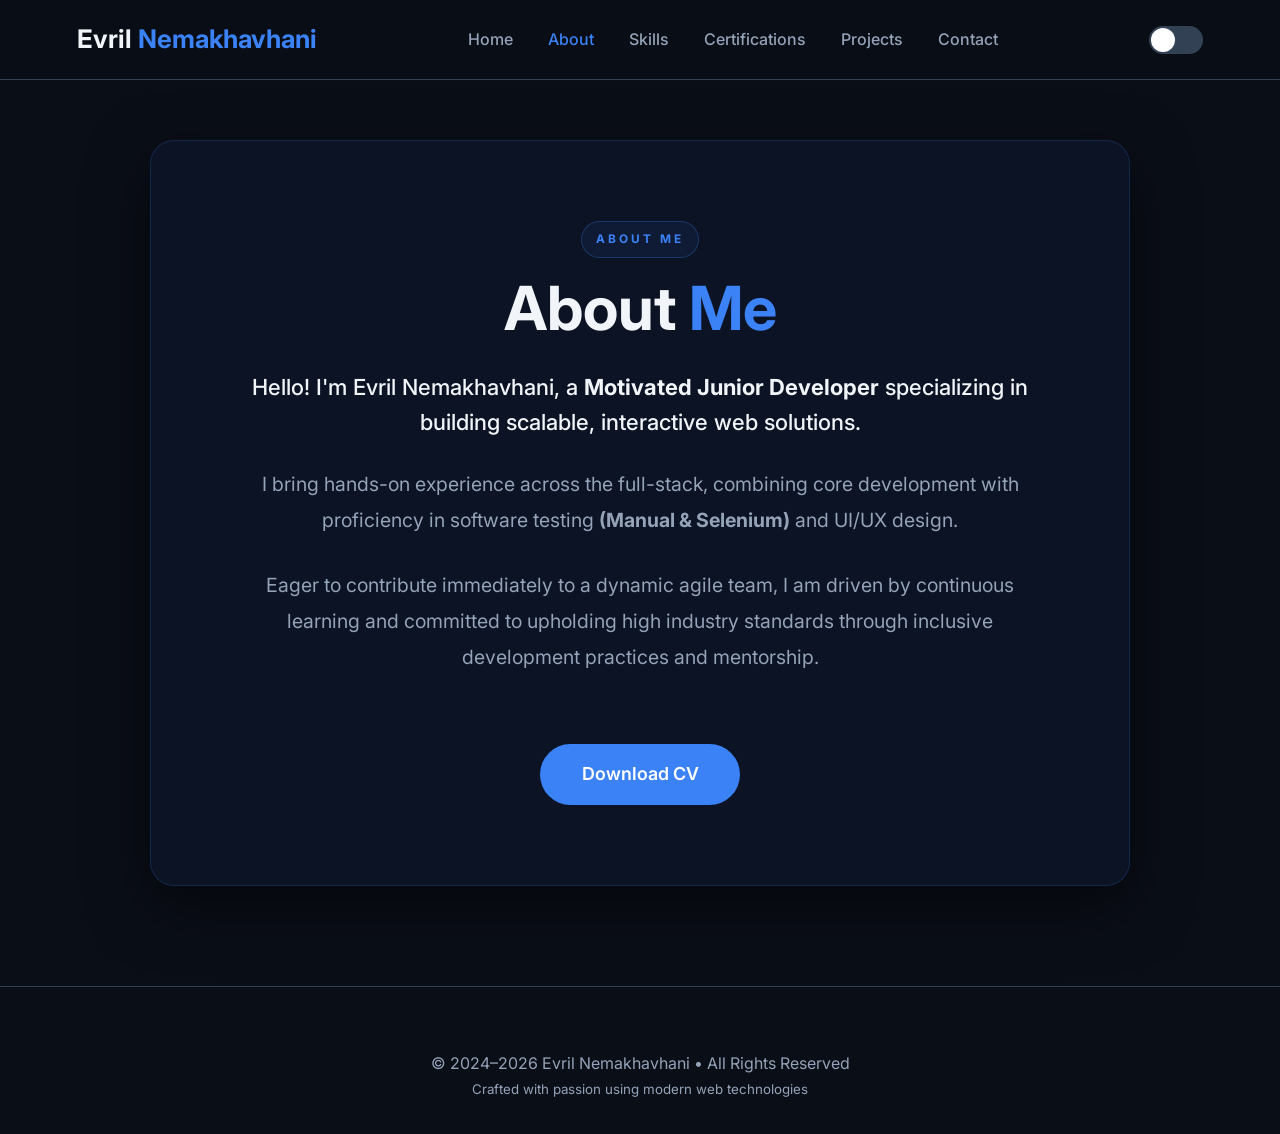
<file: about.html>
<!DOCTYPE html>
<html lang="en">
<head>
  <meta charset="UTF-8" />
  <meta name="viewport" content="width=device-width, initial-scale=1.0"/>
  <title>About Me | Evril Nemakhavhani</title>
  <link rel="preconnect" href="https://fonts.googleapis.com">
  <link rel="preconnect" href="https://fonts.gstatic.com" crossorigin>
  <link href="https://fonts.googleapis.com/css2?family=Inter:wght@300;400;500;600;700&display=swap" rel="stylesheet"/>
  <script src="script.js" defer></script>
  <link rel="stylesheet" href="styles.css" />
</head>
<body>

  <header>
    <nav>
      <div class="logo-wrapper">
        <span class="logo-first">Evril</span>
        <span class="logo-last">Nemakhavhani</span>
      </div>

      <div class="nav-links">
        <a href="index.html">Home</a>
        <a href="about.html" class="active">About</a>
        <a href="skills.html">Skills</a>
        <a href="certifications.html">Certifications</a>
        <a href="projects.html">Projects</a>
        <a href="contact.html">Contact</a>
      </div>

      <button id="nav-toggle" class="nav-toggle" aria-controls="primary-navigation" aria-expanded="false" aria-label="Toggle navigation">
        <span class="hamburger"></span>
      </button>

      <div class="mobile-menu" id="primary-navigation" aria-hidden="true">
        <a href="index.html">Home</a>
        <a href="about.html" class="active">About</a>
        <a href="skills.html">Skills</a>
        <a href="certifications.html">Certifications</a>
        <a href="projects.html">Projects</a>
        <a href="contact.html">Contact</a>
      </div>

      <label class="theme-toggle" for="theme-switch">
        <input type="checkbox" id="theme-switch" />
        <span class="slider"></span>
      </label>
    </nav>
  </header>

  <main>
    <section class="about-section">
      <div class="about-card">
        <p class="eyebrow">About me</p>
        <h1>About <span>Me</span></h1>

        <p class="about-lead">
          Hello! I'm Evril Nemakhavhani, a <strong>Motivated Junior Developer</strong> specializing in
          building scalable, interactive web solutions.
        </p>

        <p class="about-text">
          I bring hands-on experience across the full-stack, combining core development with proficiency in
          software testing <strong>(Manual & Selenium)</strong> and UI/UX design.
        </p>

        <p class="about-text">
          Eager to contribute immediately to a dynamic agile team, I am driven by continuous learning and
          committed to upholding high industry standards through inclusive development practices and mentorship.
        </p>

        <a href="./cv/CV%20(1).pdf" class="btn-cv" download>Download CV</a>
      </div>
    </section>
  </main>

  <footer>
    <p>© 2024–2026 Evril Nemakhavhani • All Rights Reserved</p>
    <small>Crafted with passion using modern web technologies</small>
  </footer>


</body>
</html>
</file>
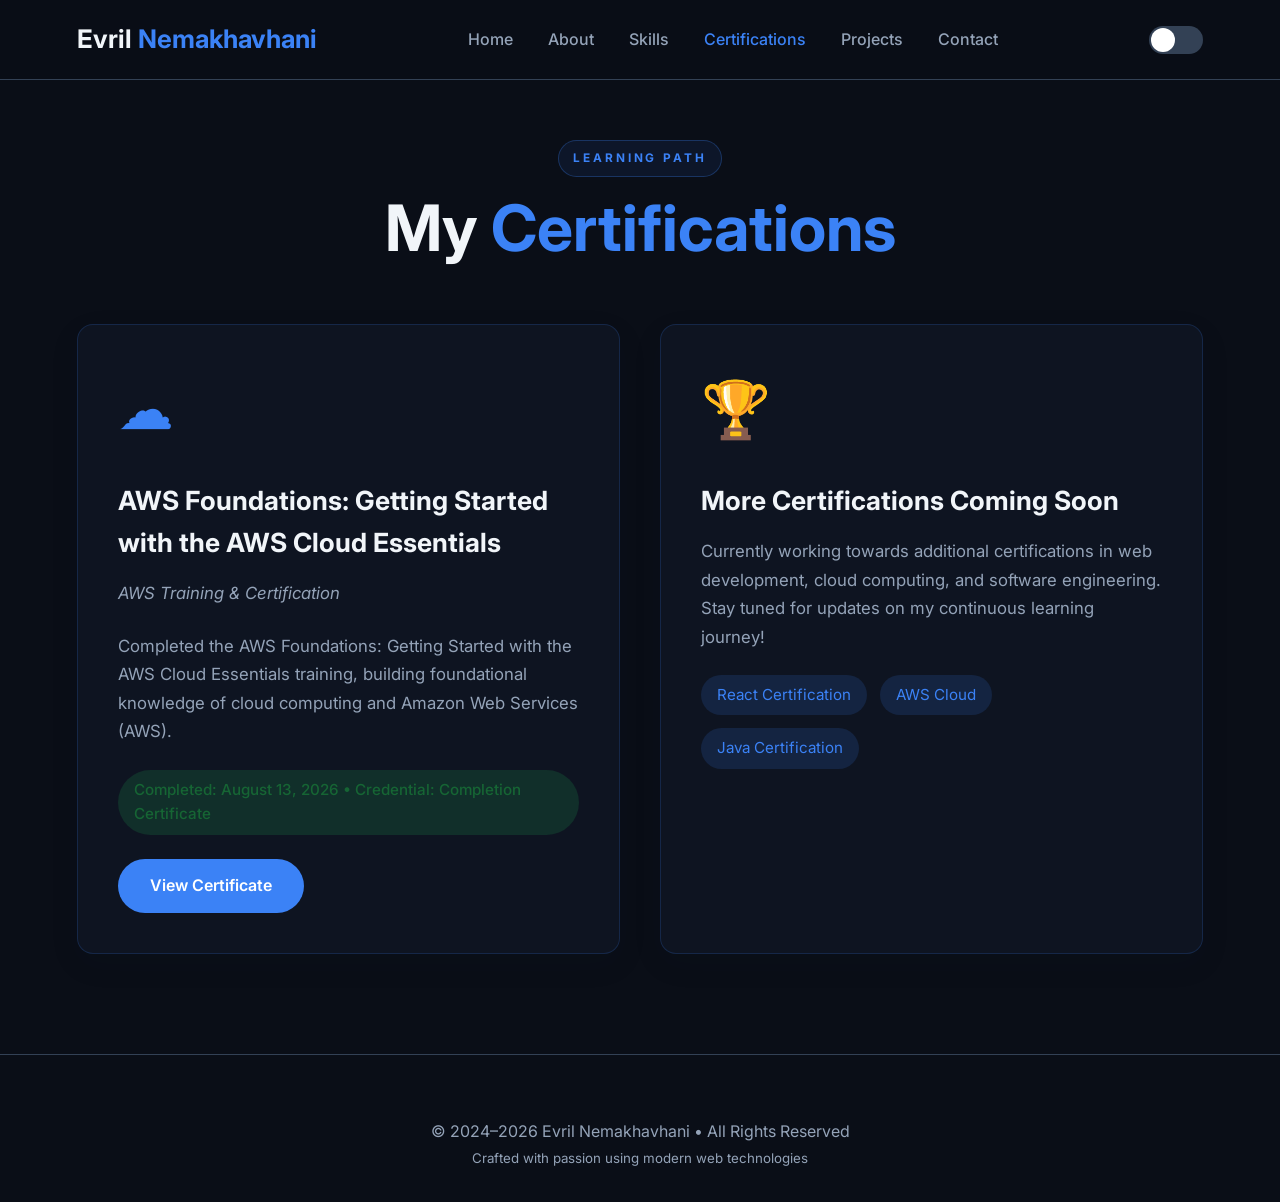
<file: certifications.html>
<!DOCTYPE html>
<html lang="en">
<head>
  <meta charset="UTF-8" />
  <meta name="viewport" content="width=device-width, initial-scale=1.0"/>
  <title>Certifications | Evril Nemakhavhani</title>
  <link rel="preconnect" href="https://fonts.googleapis.com">
  <link rel="preconnect" href="https://fonts.gstatic.com" crossorigin>
  <link href="https://fonts.googleapis.com/css2?family=Inter:wght@300;400;500;600;700&display=swap" rel="stylesheet"/>
  <script src="script.js" defer></script>
  <link rel="stylesheet" href="styles.css" />
</head>
<body>

  <header>
    <nav>
      <div class="logo-wrapper">
        <span class="logo-first">Evril</span>
        <span class="logo-last">Nemakhavhani</span>
      </div>

      <div class="nav-links">
        <a href="index.html">Home</a>
        <a href="about.html">About</a>
        <a href="skills.html">Skills</a>
        <a href="certifications.html" class="active">Certifications</a>
        <a href="projects.html">Projects</a>
        <a href="contact.html">Contact</a>
      </div>

      <button id="nav-toggle" class="nav-toggle" aria-controls="primary-navigation" aria-expanded="false" aria-label="Toggle navigation">
        <span class="hamburger"></span>
      </button>

      <div class="mobile-menu" id="primary-navigation" aria-hidden="true">
        <a href="index.html">Home</a>
        <a href="about.html">About</a>
        <a href="skills.html">Skills</a>
        <a href="certifications.html" class="active">Certifications</a>
        <a href="projects.html">Projects</a>
        <a href="contact.html">Contact</a>
      </div>

      <label class="theme-toggle" for="theme-switch">
        <input type="checkbox" id="theme-switch" />
        <span class="slider"></span>
      </label>
    </nav>
  </header>

  <main>
    <section class="certifications-section">
      <p class="eyebrow">Learning path</p>
      <h1>My <span>Certifications</span></h1>

      <div class="cert-grid">
        <!-- Updated Card 1: AWS Foundations -->
        <div class="cert-card">
          <div class="cert-icon">☁️</div>
          <h3>AWS Foundations: Getting Started with the AWS Cloud Essentials</h3>
          <p class="cert-institution">AWS Training & Certification</p>
          <p>
            Completed the AWS Foundations: Getting Started with the AWS Cloud Essentials training, building foundational knowledge of cloud computing and Amazon Web Services (AWS).
          </p>
          <div class="cert-badge">Completed: August 13, 2026 • Credential: Completion Certificate</div>
          <a href="certs/aws-foundations.pdf" class="btn-cert" target="_blank" rel="noopener">View Certificate</a>
        </div>

        <!-- Card 3 -->
        <div class="cert-card">
          <div class="cert-icon">🏆</div>
          <h3>More Certifications Coming Soon</h3>
          <p>
            Currently working towards additional certifications in web development, cloud computing, and software engineering. Stay tuned for updates on my continuous learning journey!
          </p>
          <div class="cert-tags">
            <span>React Certification</span>
            <span>AWS Cloud</span>
            <span>Java Certification</span>
          </div>
        </div>
      </div>
    </section>
  </main>

  <footer>
    <p>© 2024–2026 Evril Nemakhavhani • All Rights Reserved</p>
    <small>Crafted with passion using modern web technologies</small>
  </footer>


</body>
</html>
</file>
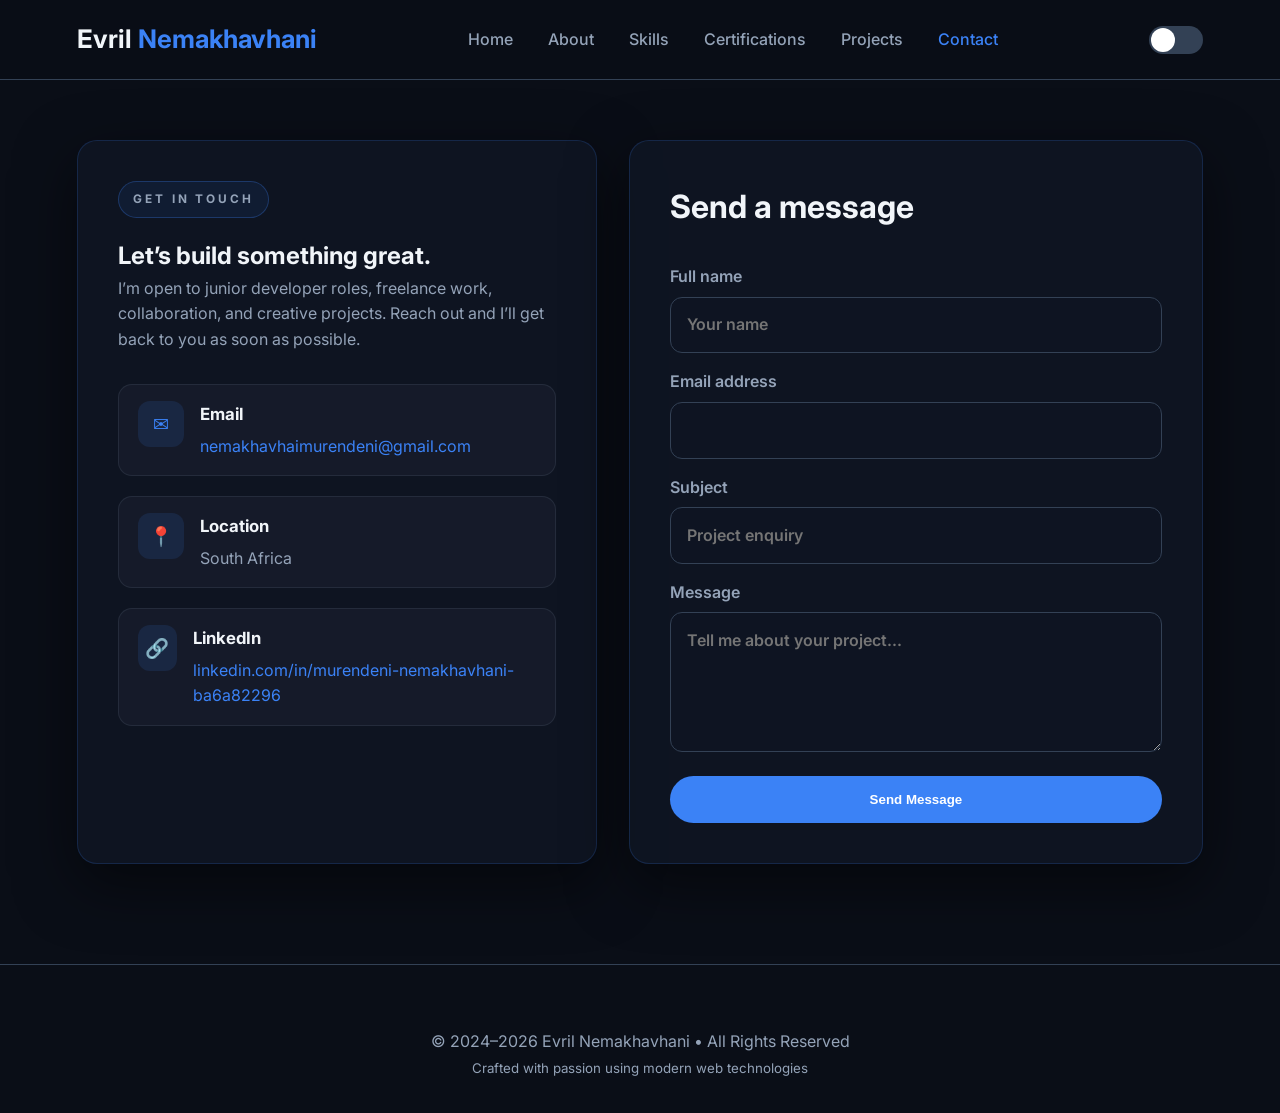
<file: contact.html>
<!DOCTYPE html>
<html lang="en">
<head>
  <meta charset="UTF-8" />
  <meta name="viewport" content="width=device-width, initial-scale=1.0"/>
  <title>Contact | Evril Nemakhavhani</title>
  <link rel="preconnect" href="https://fonts.googleapis.com">
  <link rel="preconnect" href="https://fonts.gstatic.com" crossorigin>
  <link href="https://fonts.googleapis.com/css2?family=Inter:wght@300;400;500;600;700&display=swap" rel="stylesheet"/>
  <script src="script.js" defer></script>
  <link rel="stylesheet" href="styles.css" />
</head>
<body>

  <header>
    <nav>
      <div class="logo-wrapper">
        <span class="logo-first">Evril</span>
        <span class="logo-last">Nemakhavhani</span>
      </div>

      <div class="nav-links">
        <a href="index.html">Home</a>
        <a href="about.html">About</a>
        <a href="skills.html">Skills</a>
        <a href="certifications.html">Certifications</a>
        <a href="projects.html">Projects</a>
        <a href="contact.html" class="active">Contact</a>
      </div>

      <button id="nav-toggle" class="nav-toggle" aria-controls="primary-navigation" aria-expanded="false" aria-label="Toggle navigation">
        <span class="hamburger"></span>
      </button>

      <div class="mobile-menu" id="primary-navigation" aria-hidden="true">
        <a href="index.html">Home</a>
        <a href="about.html">About</a>
        <a href="skills.html">Skills</a>
        <a href="certifications.html">Certifications</a>
        <a href="projects.html">Projects</a>
        <a href="contact.html" class="active">Contact</a>
      </div>

      <label class="theme-toggle" for="theme-switch">
        <input type="checkbox" id="theme-switch" />
        <span class="slider"></span>
      </label>
    </nav>
  </header>

  <main class="contact-page">
    <div class="contact-wrap">
      <section class="contact-card">
        <p class="eyebrow">Get in touch</p>
        <h1>Let’s build something great.</h1>
        <p>
          I’m open to junior developer roles, freelance work, collaboration, and creative projects.
          Reach out and I’ll get back to you as soon as possible.
        </p>

        <div class="contact-list">
          <div class="contact-item">
            <div class="contact-icon">✉</div>
            <div>
              <h3>Email</h3>
              <p><a href="mailto:nemakhavhaimurendeni@gmail.com">nemakhavhaimurendeni@gmail.com</a></p>
            </div>
          </div>

          <div class="contact-item">
            <div class="contact-icon">📍</div>
            <div>
              <h3>Location</h3>
              <p>South Africa</p>
            </div>
          </div>

          <div class="contact-item">
            <div class="contact-icon">🔗</div>
            <div>
              <h3>LinkedIn</h3>
              <p><a href="https://www.linkedin.com/in/murendeni-nemakhavhani-ba6a82296/" target="_blank" rel="noreferrer">linkedin.com/in/murendeni-nemakhavhani-ba6a82296</a></p>
            </div>
          </div>
        </div>
      </section>

      <form class="contact-form" action="mailto:nemakhavhaimurendeni@gmail.com" method="post" enctype="text/plain">
        <h2>Send a message</h2>

        <label>
          Full name
          <input type="text" name="name" placeholder="Your name" required />
        </label>

        <label>
          Email address
          <input type="email" name="email" placeholder="" required />
        </label>

        <label>
          Subject
          <input type="text" name="subject" placeholder="Project enquiry" required />
        </label>

        <label>
          Message
          <textarea name="message" placeholder="Tell me about your project..." required></textarea>
        </label>

        <button type="submit" class="contact-button">Send Message</button>
      </form>
    </div>
  </main>

  <footer>
    <p>© 2024–2026 Evril Nemakhavhani • All Rights Reserved</p>
    <small>Crafted with passion using modern web technologies</small>
  </footer>

</body>
</html>
</file>
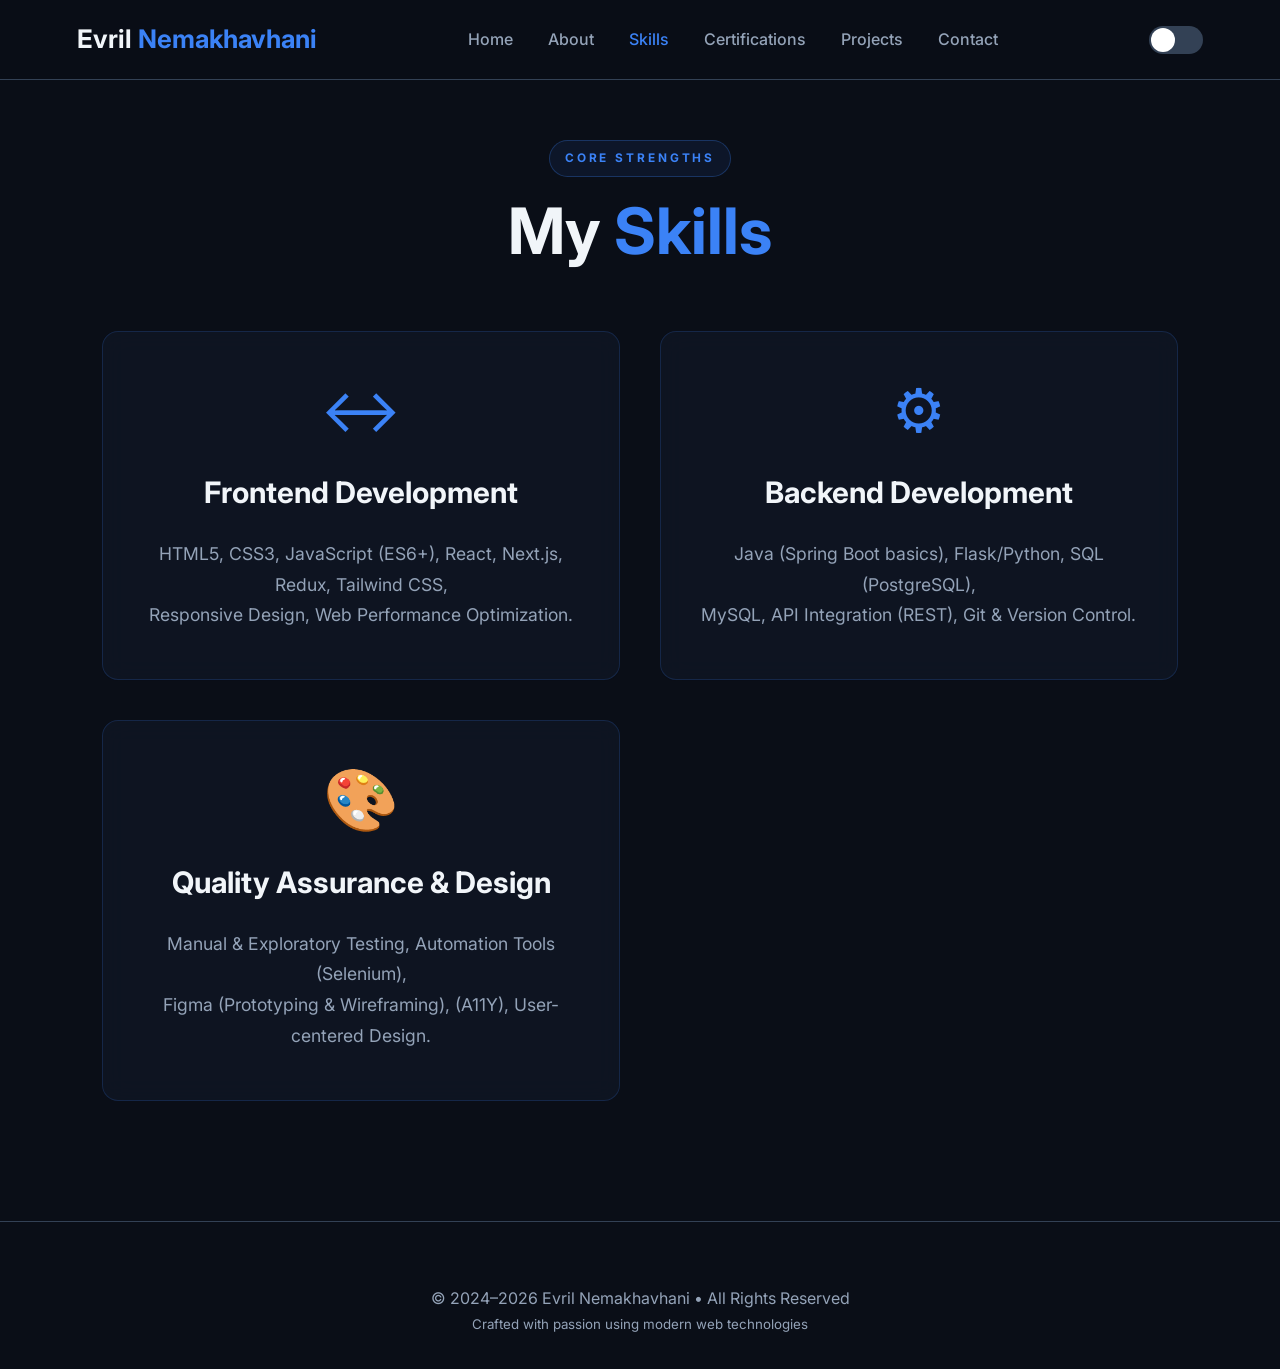
<file: skills.html>
<!DOCTYPE html>
<html lang="en">
<head>
  <meta charset="UTF-8" />
  <meta name="viewport" content="width=device-width, initial-scale=1.0"/>
  <title>Skills | Evril Nemakhavhani</title>
  <link rel="preconnect" href="https://fonts.googleapis.com">
  <link rel="preconnect" href="https://fonts.gstatic.com" crossorigin>
  <link href="https://fonts.googleapis.com/css2?family=Inter:wght@300;400;500;600;700&display=swap" rel="stylesheet"/>
  <script src="script.js" defer></script>
  <link rel="stylesheet" href="styles.css" />
</head>
<body>

  <header>
    <nav>
      <div class="logo-wrapper">
        <span class="logo-first">Evril</span>
        <span class="logo-last">Nemakhavhani</span>
      </div>

      <div class="nav-links">
        <a href="index.html">Home</a>
        <a href="about.html">About</a>
        <a href="skills.html" class="active">Skills</a>
        <a href="certifications.html">Certifications</a>
        <a href="projects.html">Projects</a>
        <a href="contact.html">Contact</a>
      </div>

      <button id="nav-toggle" class="nav-toggle" aria-controls="primary-navigation" aria-expanded="false" aria-label="Toggle navigation">
        <span class="hamburger"></span>
      </button>

      <div class="mobile-menu" id="primary-navigation" aria-hidden="true">
        <a href="index.html">Home</a>
        <a href="about.html">About</a>
        <a href="skills.html" class="active">Skills</a>
        <a href="certifications.html">Certifications</a>
        <a href="projects.html">Projects</a>
        <a href="contact.html">Contact</a>
      </div>

      <label class="theme-toggle" for="theme-switch">
        <input type="checkbox" id="theme-switch" />
        <span class="slider"></span>
      </label>
    </nav>
  </header>

  <main>
    <section class="skills-section">
      <p class="eyebrow">Core strengths</p>
      <h1>My <span>Skills</span></h1>

      <div class="skills-grid">
        <div class="skill-card">
          <div class="skill-icon">↔</div>
          <h3>Frontend Development</h3>
          <p>
            HTML5, CSS3, JavaScript (ES6+), React, Next.js, Redux, Tailwind CSS,<br>
            Responsive Design, Web Performance Optimization.
          </p>
        </div>

        <div class="skill-card">
          <div class="skill-icon">⚙</div>
          <h3>Backend Development</h3>
          <p>
            Java (Spring Boot basics), Flask/Python, SQL (PostgreSQL),<br>
            MySQL, API Integration (REST), Git & Version Control.
          </p>
        </div>

        <div class="skill-card">
          <div class="skill-icon">🎨</div>
          <h3>Quality Assurance & Design</h3>
          <p>
            Manual & Exploratory Testing, Automation Tools (Selenium),<br>
            Figma (Prototyping & Wireframing), (A11Y), User-centered Design.
          </p>
        </div>
      </div>
    </section>
  </main>

  <footer>
    <p>© 2024–2026 Evril Nemakhavhani • All Rights Reserved</p>
    <small>Crafted with passion using modern web technologies</small>
  </footer>


</body>
</html>
</file>
<file: styles.css>
/* ==================================================
   Global Reset & Variables
================================================== */
* {
  margin: 0;
  padding: 0;
  box-sizing: border-box;
}

:root {
  --bg: #0a0e17;
  --nav-bg: rgba(10,14,23,0.94);
  --text: #f1f5f9;
  --text-muted: #94a3b8;
  --accent: #3b82f6;
  --accent-hover: #60a5fa;
  --glow: rgba(59,130,246,0.25);
  --border: #334155;
  --card-bg: rgba(15, 23, 42, 0.72);
  --card-soft: rgba(17, 24, 39, 0.68);
  --card-strong: rgba(15, 23, 42, 0.9);
  --shadow-soft: 0 20px 60px rgba(0, 0, 0, 0.5);
}

html {
  background: var(--bg);
  opacity: 0;
  transition: opacity 0.12s ease;
  scroll-behavior: smooth;
  scroll-padding-top: 100px;
}

html.theme-ready {
  opacity: 1;
}

html.light {
  --bg: #f8fafc;
  --nav-bg: rgba(248,250,252,0.94);
  --text: #0f172a;
  --text-muted: #475569;
  --accent: #2563eb;
  --accent-hover: #3b82f6;
  --glow: rgba(37,99,235,0.18);
  --border: #dbe4f0;
  --card-bg: rgba(255, 255, 255, 0.8);
  --card-soft: rgba(255, 255, 255, 0.9);
  --card-strong: rgba(255, 255, 255, 0.96);
  --shadow-soft: 0 18px 45px rgba(15, 23, 42, 0.08);
}

/* ==================================================
   Base
================================================== */
body {
  font-family: 'Inter', system-ui, sans-serif;
  background: var(--bg);
  color: var(--text);
  min-height: 100vh;
  line-height: 1.6;
}

/* ==================================================
   Navigation
================================================== */
header nav {
  position: fixed;
  top: 0; left: 0; right: 0;
  height: 80px;
  background: var(--nav-bg);
  backdrop-filter: blur(12px);
  border-bottom: 1px solid var(--border);
  z-index: 1000;
  display: flex;
  align-items: center;
  justify-content: space-between;
  padding: 0 6%;
}
/* Mobile navigation toggle */
.nav-toggle {
  display: none;
  background: transparent;
  border: 0;
  width: 44px;
  height: 44px;
  align-items: center;
  justify-content: center;
  cursor: pointer;
}
.nav-toggle .hamburger,
.nav-toggle .hamburger:before,
.nav-toggle .hamburger:after {
  display: block;
  width: 22px;
  height: 2px;
  background: var(--text);
  border-radius: 2px;
  position: relative;
}
.nav-toggle .hamburger:before,
.nav-toggle .hamburger:after {
  content: '';
  position: absolute;
  left: 0;
}
.nav-toggle .hamburger:before { top: -7px }
.nav-toggle .hamburger:after { top: 7px }

/* Mobile menu panel */
.mobile-menu {
  display: none;
}

.logo-wrapper {
  font-size: 1.6rem;
  font-weight: 700;
}

.logo-first {
  color: var(--text); /* white in dark mode */
}

.logo-last {
  color: var(--accent); /* blue */
}

.nav-links {
  display: flex;
  gap: 2.2rem;
}

.nav-links a {
  color: var(--text-muted);
  text-decoration: none;
  font-weight: 500;
  transition: color 0.3s ease;
}

.nav-links a:hover,
.nav-links a.active {
  color: var(--accent);
}

/* Theme Toggle */
.theme-toggle {
  position: relative;
  width: 54px;
  height: 28px;
}

.theme-toggle input {
  opacity: 0;
  width: 0;
  height: 0;
}

.slider {
  position: absolute;
  cursor: pointer;
  top: 0;
  left: 0;
  right: 0;
  bottom: 0;
  background-color: var(--border);
  transition: .4s;
  border-radius: 28px;
}

.slider:before {
  position: absolute;
  content: "";
  height: 24px;
  width: 24px;
  left: 2px;
  bottom: 2px;
  background-color: white;
  transition: .4s;
  border-radius: 50%;
}

input:checked + .slider {
  background-color: var(--accent);
}

input:checked + .slider:before {
  transform: translateX(26px);
}

/* ==================================================
   Hero / Home
================================================== */
.hero {
  min-height: 100vh;
  display: flex;
  align-items: center;
  justify-content: center;
  padding: 120px 6% 60px;
  max-width: 1200px;
  margin: 0 auto;
}

.hero-copy {
  width: 100%;
  max-width: 860px;
  text-align: left;
}

.eyebrow {
  display: inline-block;
  font-size: 0.74rem;
  letter-spacing: 0.18rem;
  text-transform: uppercase;
  color: var(--accent);
  font-weight: 700;
  margin-bottom: 1.2rem;
  padding: 0.5rem 0.9rem;
  border: 1px solid rgba(59, 130, 246, 0.28);
  border-radius: 999px;
  background: rgba(59,130,246,0.08);
}

.hero-copy h1 {
  font-size: clamp(3rem, 5vw, 5rem);
  margin-bottom: 0.5rem;
  line-height: 1.05;
}

.hero-copy h1 span {
  color: var(--accent);
}

.hero-copy h2 {
  font-size: clamp(1.8rem, 2.5vw, 2.8rem);
  color: var(--accent);
  margin-bottom: 1.5rem;
  font-weight: 600;
}

.animated-title,
.animated-subtitle,
.animated-text {
  opacity: 0;
  transform: translateY(22px);
  animation: fadeUp 0.9s ease forwards;
}

.animated-title { animation-delay: 0.15s; }
.animated-subtitle { animation-delay: 0.35s; }
.animated-text { animation-delay: 0.55s; }

@keyframes fadeUp {
  0% {
    opacity: 0;
    transform: translateY(22px);
  }
  100% {
    opacity: 1;
    transform: translateY(0);
  }
}

.hero-description {
  font-size: 1.1rem;
  color: var(--text-muted);
  line-height: 1.9;
  margin-bottom: 2.5rem;
  max-width: 680px;
}

.hero-visual {
  display: flex;
  justify-content: center;
}

.hero-card {
  position: relative;
  display: flex;
  align-items: center;
  justify-content: center;
  width: min(100%, 420px);
  min-height: 470px;
  border-radius: 32px;
  background: linear-gradient(135deg, rgba(59,130,246,0.15), rgba(15,23,42,0.58));
  border: 1px solid rgba(148, 163, 184, 0.18);
  box-shadow: var(--shadow-soft);
  overflow: hidden;
}

.hero-card::before {
  content: "";
  position: absolute;
  inset: 20px;
  border: 1px solid rgba(255,255,255,0.08);
  border-radius: 26px;
}

.hero-img {
  width: 265px;
  height: 265px;
  border-radius: 50%;
  border: 5px solid rgba(255,255,255,0.2);
  box-shadow: 0 0 40px var(--glow);
  object-fit: cover;
  background: rgba(15,23,42,0.18);
  position: relative;
  z-index: 1;
}

.status-pill {
  position: absolute;
  bottom: 28px;
  left: 50%;
  transform: translateX(-50%);
  background: rgba(15, 23, 42, 0.72);
  border: 1px solid rgba(148, 163, 184, 0.18);
  color: var(--text);
  padding: 0.7rem 1.1rem;
  border-radius: 999px;
  font-size: 0.82rem;
  letter-spacing: 0.08rem;
  text-transform: uppercase;
  font-weight: 700;
  z-index: 2;
}

.hero-buttons {
  display: flex;
  justify-content: flex-start;
  gap: 1rem;
  flex-wrap: wrap;
}

.hero-buttons {
  display: flex;
  justify-content: flex-start;
  gap: 1rem;
  flex-wrap: wrap;
}

.btn {
  padding: 1rem 2.2rem;
  border-radius: 50px;
  font-weight: 600;
  text-decoration: none;
  transition: all 0.3s ease;
  font-size: 1.06rem;
}

.btn-primary {
  background: var(--accent);
  color: white;
}

.btn-primary:hover {
  background: var(--accent-hover);
  transform: translateY(-4px);
  box-shadow: 0 15px 40px var(--glow);
}

.btn-outline {
  border: 2px solid var(--accent);
  color: var(--accent);
}

.btn-outline:hover {
  background: var(--accent);
  color: white;
  transform: translateY(-4px);
}

.social-icons {
  display: flex;
  justify-content: flex-start;
  gap: 1.4rem;
  margin-top: 2.5rem;
}

.social-icons a {
  color: var(--text-muted);
  transition: color 0.3s, transform 0.3s;
}

.social-icons a:hover {
  color: var(--accent);
  transform: translateY(-4px);
}

.social-icons svg {
  width: 38px;
  height: 38px;
}

/* ==================================================
   Shared Page Layout
================================================== */
.page-shell {
  max-width: 1200px;
  margin: 0 auto;
}

.section-heading {
  text-align: center;
  margin-bottom: 3rem;
}

.section-heading h1 {
  font-size: clamp(2.6rem, 4vw, 4rem);
  line-height: 1.1;
  margin-bottom: 0.8rem;
}

.section-heading h1 span {
  color: var(--accent);
}

.section-intro {
  max-width: 780px;
  margin: 0 auto;
  font-size: 1.08rem;
  color: var(--text-muted);
  line-height: 1.8;
}

/* ==================================================
   Footer
================================================== */
footer {
  text-align: center;
  padding: 4rem 6% 2rem;
  color: var(--text-muted);
  border-top: 1px solid var(--border);
}

/* Responsive */
@media (max-width: 900px) {
  .hero {
    grid-template-columns: 1fr;
    text-align: center;
    padding-top: 110px;
  }

  .hero-copy {
    text-align: center;
  }

  .hero-buttons,
  .social-icons {
    justify-content: center;
  }
}

@media (max-width: 860px) {
  .nav-links {
    display: none;
  }

  .nav-toggle {
    display: flex;
  }

  header nav {
    height: 64px;
    padding: 0 4%;
  }

  .logo-wrapper {
    font-size: 1.2rem;
  }

  .mobile-menu {
    position: fixed;
    top: 64px;
    left: 0;
    right: 0;
    background: var(--nav-bg);
    border-top: 1px solid var(--border);
    display: none;
    flex-direction: column;
    gap: 0;
    padding: 0.75rem 4%;
    z-index: 999;
    max-height: calc(100vh - 64px);
    overflow-y: auto;
    transform-origin: top center;
    transform: translateY(-6px) scaleY(0.98);
    opacity: 0;
    transition: transform 220ms ease, opacity 220ms ease;
  }

  .mobile-menu a {
    display: block;
    padding: 0.9rem 0;
    color: var(--text);
    text-decoration: none;
    font-weight: 600;
  }

  body.nav-open .mobile-menu {
    display: flex;
    transform: translateY(0) scaleY(1);
    opacity: 1;
  }

  body.nav-open {
    overflow: auto;
  }
}

@media (max-width: 768px) {
  .hero {
    padding: 100px 5% 60px;
  }

  .hero-card {
    min-height: 360px;
  }

  .hero-img {
    width: 180px;
    height: 180px;
  }

  .hero-buttons {
    flex-direction: column;
    gap: 1rem;
  }
}

/* ─── About Page – Boxed Text Style (matches index colors) ─── */
.about-section {
  min-height: 100vh;
  display: flex;
  align-items: center;
  justify-content: center;
  padding: 140px 6% 100px;
}

.about-card {
  background: var(--card-bg);
  backdrop-filter: blur(16px);
  -webkit-backdrop-filter: blur(16px);
  border: 1px solid rgba(59, 130, 246, 0.18);
  border-radius: 24px;
  padding: 5rem 6rem;
  max-width: 980px;
  width: 100%;
  box-shadow: var(--shadow-soft);
  text-align: center;
  transition: transform 0.4s ease, box-shadow 0.4s ease;
}

.about-card:hover {
  transform: translateY(-8px);
  box-shadow: 0 30px 80px rgba(59, 130, 246, 0.18);
}

.profile-wrapper {
  width: 220px;
  height: 220px;
  margin: 0 auto 2.5rem;
}

.profile-img {
  width: 100%;
  height: 100%;
  border-radius: 50%;
  border: 5px solid var(--accent);
  box-shadow: 0 0 45px var(--glow);
  object-fit: cover;
}

.about-card h1 {
  font-size: 3.8rem;
  margin-bottom: 1.8rem;
  line-height: 1.05;
}

.about-card h1 span {
  color: var(--accent);
}

.about-lead {
  font-size: 1.38rem;
  font-weight: 500;
  color: var(--text);
  margin-bottom: 1.6rem;
}

.about-text {
  font-size: 1.22rem;
  color: var(--text-muted);
  line-height: 1.85;
  margin-bottom: 1.8rem;
}

.btn-cv {
  display: inline-block;
  background: var(--accent);
  color: white;
  padding: 1rem 2.6rem;
  border-radius: 50px;
  font-weight: 600;
  font-size: 1.12rem;
  text-decoration: none;
  margin-top: 2.5rem;
  transition: all 0.35s ease;
}

.btn-cv:hover {
  background: var(--accent-hover);
  transform: translateY(-4px);
  box-shadow: 0 18px 45px var(--glow);
}

/* Responsive – box stays centered */
@media (max-width: 900px) {
  .about-card {
    padding: 4rem 3.5rem;
  }

  .about-card h1 {
    font-size: 3.2rem;
  }

  .profile-wrapper {
    width: 190px;
    height: 190px;
  }
}

@media (max-width: 640px) {
  .about-section {
    padding: 120px 5% 80px;
  }

  .about-card {
    padding: 3.5rem 2.5rem;
  }

  .about-card h1 {
    font-size: 2.8rem;
  }

  .btn-cv {
    padding: 0.9rem 2.2rem;
    font-size: 1rem;
  }
}

/* ==================================================
   Skills Page
================================================== */
.skills-section {
  padding: 140px 8% 120px;
  min-height: 100vh;
  text-align: center;
}

.skills-section h1 {
  font-size: 4rem;
  margin-bottom: 4rem;
  line-height: 1.1;
}

.skills-section h1 span {
  color: var(--accent);
}

.skills-grid {
  display: grid;
  grid-template-columns: repeat(auto-fit, minmax(340px, 1fr));
  gap: 2.5rem;
  max-width: 1300px;
  margin: 0 auto;
}

.skill-card {
  background: var(--card-soft);
  backdrop-filter: blur(12px);
  border: 1px solid rgba(59, 130, 246, 0.18);
  border-radius: 16px;
  padding: 3rem 2.5rem;
  transition: all 0.35s ease;
  position: relative;
  overflow: hidden;
}

.skill-card:hover {
  transform: translateY(-12px);
  box-shadow: 0 25px 60px rgba(59, 130, 246, 0.18);
  border-color: var(--accent);
}

.skill-icon {
  font-size: 3.8rem;
  color: var(--accent);
  margin-bottom: 1.8rem;
  line-height: 1;
}

.skill-card h3 {
  font-size: 1.85rem;
  margin-bottom: 1.4rem;
  color: var(--text);
}

.skill-card p {
  font-size: 1.1rem;
  color: var(--text-muted);
  line-height: 1.75;
}

/* Responsive */
@media (max-width: 1100px) {
  .skills-section {
    padding: 120px 6% 100px;
  }

  .skills-section h1 {
    font-size: 3.4rem;
  }
}

@media (max-width: 640px) {
  .skills-section {
    padding: 100px 5% 80px;
  }

  .skill-card {
    padding: 2.5rem 1.8rem;
  }

  .skill-icon {
    font-size: 3.2rem;
  }

  .skill-card h3 {
    font-size: 1.65rem;
  }
}

/* ─── Certifications Page ─── */
.certifications-section {
  padding: 140px 6% 100px;
  min-height: calc(100vh - 80px);
  text-align: center;
}

.certifications-section h1 {
  font-size: 4rem;
  margin-bottom: 4rem;
  line-height: 1;
}

.certifications-section h1 span {
  color: var(--accent);
}

.cert-grid {
  display: grid;
  grid-template-columns: repeat(auto-fit, minmax(360px, 1fr));
  gap: 2.5rem;
  max-width: 1400px;
  margin: 0 auto;
}

.cert-card {
  background: var(--card-soft);
  border: 1px solid rgba(59, 130, 246, 0.18);
  border-radius: 16px;
  padding: 2.5rem;
  text-align: left;
  transition: all 0.35s ease;
  box-shadow: 0 10px 30px rgba(15, 23, 42, 0.08);
}

.cert-card:hover {
  transform: translateY(-12px);
  box-shadow: 0 25px 60px rgba(59, 130, 246, 0.18);
  border-color: var(--accent);
}

.cert-icon {
  font-size: 3.5rem;
  margin-bottom: 1.5rem;
  color: var(--accent);
}

.cert-card h3 {
  font-size: 1.65rem;
  margin-bottom: 1rem;
  color: var(--text);
}

.cert-institution {
  font-size: 1.05rem;
  color: var(--text-muted);
  margin-bottom: 1.2rem;
  font-style: italic;
}

.cert-card p {
  font-size: 1.05rem;
  color: var(--text-muted);
  line-height: 1.7;
  margin-bottom: 1.5rem;
}

.cert-badge {
  background: rgba(34, 197, 94, 0.15);
  color: #86efac;
  padding: 0.5rem 1rem;
  border-radius: 50px;
  font-size: 0.95rem;
  font-weight: 500;
  display: inline-block;
  margin-bottom: 1.5rem;
}

.btn-cert {
  display: inline-block;
  background: var(--accent);
  color: white;
  padding: 0.9rem 2rem;
  border-radius: 50px;
  font-weight: 600;
  text-decoration: none;
  transition: all 0.3s ease;
}

.btn-cert:hover {
  background: var(--accent-hover);
  transform: translateY(-3px);
  box-shadow: 0 12px 30px var(--glow);
}

.cert-tags {
  display: flex;
  flex-wrap: wrap;
  gap: 0.8rem;
  margin-top: 1rem;
}

.cert-tags span {
  background: rgba(59, 130, 246, 0.15);
  color: var(--accent);
  padding: 0.5rem 1rem;
  border-radius: 50px;
  font-size: 0.95rem;
}

/* Responsive */
@media (max-width: 1100px) {
  .certifications-section h1 {
    font-size: 3.5rem;
  }
}

@media (max-width: 768px) {
  .certifications-section {
    padding: 120px 5% 80px;
  }

  .cert-grid {
    grid-template-columns: 1fr;
  }
}



/* ─── Projects Page ─── */
.projects-hero {
  padding: 140px 6% 100px;
  min-height: calc(100vh - 80px);
  text-align: center;
}

.projects-hero .back-home {
  position: absolute;
  top: 100px;
  right: 6%;
  background: var(--accent);
  color: white;
  padding: 0.8rem 1.8rem;
  border-radius: 50px;
  font-weight: 600;
  text-decoration: none;
  transition: all 0.3s ease;
}

.projects-hero .back-home:hover {
  background: var(--accent-hover);
  transform: translateY(-3px);
}

.projects-hero h1 {
  font-size: 4rem;
  margin-bottom: 1.5rem;
}

.projects-hero h1 span {
  color: var(--accent);
}

.projects-subtitle {
  font-size: 1.25rem;
  color: var(--text-muted);
  margin-bottom: 4rem;
  line-height: 1.7;
  max-width: 800px;
  margin-left: auto;
  margin-right: auto;
}

.projects-stats {
  display: flex;
  justify-content: center;
  gap: 5rem;
  margin-bottom: 5rem;
  flex-wrap: wrap;
}

.stat-item {
  text-align: center;
}

.stat-number {
  font-size: 3rem;
  font-weight: 700;
  color: var(--accent);
  display: block;
}

.stat-label {
  font-size: 1.1rem;
  color: var(--text-muted);
}

.featured-projects h2 {
  font-size: 2.8rem;
  margin-bottom: 3rem;
  color: var(--text);
}

.project-grid {
  display: grid;
  grid-template-columns: repeat(auto-fit, minmax(360px, 1fr));
  gap: 2.5rem;
}

.project-card {
  border-radius: 16px;
  overflow: hidden;
  box-shadow: 0 15px 40px rgba(0,0,0,0.5);
  transition: all 0.4s ease;
  text-align: left;
  color: white;
}

.project-card:hover {
  transform: translateY(-12px);
  box-shadow: 0 30px 80px rgba(59,130,246,0.25);
}

.project-preview {
  height: 220px;
  overflow: hidden;
}

.project-preview img {
  width: 100%;
  height: 100%;
  object-fit: cover;
  transition: transform 0.5s ease;
}

.project-card:hover .project-preview img {
  transform: scale(1.08);
}

.project-card h3 {
  font-size: 1.6rem;
  padding: 1.5rem 1.5rem 0.8rem;
}

.project-card p {
  padding: 0 1.5rem 1.5rem;
  font-size: 1.05rem;
  opacity: 0.9;
  line-height: 1.6;
}

.project-tags {
  display: flex;
  flex-wrap: wrap;
  gap: 0.6rem;
  padding: 0 1.5rem 1.5rem;
}

.project-tags span {
  background: rgba(255,255,255,0.15);
  padding: 0.4rem 1rem;
  border-radius: 50px;
  font-size: 0.9rem;
}

.project-actions {
  padding: 0 1.5rem 1.5rem;
  display: flex;
  gap: 1rem;
}

.btn-project {
  flex: 1;
  background: rgba(255,255,255,0.15);
  color: white;
  padding: 0.8rem;
  border-radius: 50px;
  text-align: center;
  text-decoration: none;
  font-weight: 600;
  transition: all 0.3s;
}

.btn-project:hover {
  background: rgba(255,255,255,0.3);
}

.btn-project.secondary {
  background: var(--accent);
}

.btn-project.secondary:hover {
  background: var(--accent-hover);
}

/* Responsive */
@media (max-width: 1100px) {
  .projects-hero h1 {
    font-size: 3.5rem;
  }
}

@media (max-width: 768px) {
  .projects-hero {
    padding: 120px 5% 80px;
  }

  .project-grid {
    grid-template-columns: 1fr;
  }

  .back-home {
    position: static;
    display: block;
    margin: 2rem auto;
    width: fit-content;
  }
}


/* ─── Theme-safe readability polish ─── */
.about-text,
.hero-description,
.skill-card p,
.cert-card p,
.cert-institution,
.projects-subtitle,
.project-card p,
.contact-card p,
.contact-item p,
.contact-form label,
.contact-form input,
.contact-form textarea {
  color: var(--text-muted);
}

.about-lead,
.skill-card h3,
.cert-card h3,
.about-card h1,
.certifications-section h1,
.skills-section h1,
.projects-hero h1,
.featured-projects h2,
.project-card h3,
.contact-page h1,
.contact-card h2,
.contact-item h3 {
  color: var(--text);
}

.cert-badge {
  color: #166534;
}

.cert-tags span {
  color: var(--accent);
}

html.light .cert-badge {
  color: #166534;
}

html.light .project-card {
  box-shadow: 0 18px 45px rgba(15, 23, 42, 0.12);
}

html.light .about-card,
html.light .skill-card,
html.light .cert-card,
html.light .contact-card,
html.light .contact-form {
  border-color: rgba(37, 99, 235, 0.12);
}

html.light .nav-links a,
html.light .social-icons a,
html.light footer,
html.light .hero-description,
html.light .about-text,
html.light .skill-card p,
html.light .cert-card p,
html.light .cert-institution,
html.light .projects-subtitle,
html.light .project-card p,
html.light .contact-card p,
html.light .contact-item p,
html.light .contact-form label {
  color: var(--text-muted);
}

html.light .about-lead,
html.light .skill-card h3,
html.light .cert-card h3,
html.light .projects-hero h1,
html.light .featured-projects h2,
html.light .project-card h3,
html.light .contact-page h1,
html.light .contact-card h2,
html.light .contact-item h3 {
  color: var(--text);
}

/* Contact page */
.contact-page {
  padding: 140px 6% 100px;
  min-height: calc(100vh - 80px);
}

.contact-wrap {
  max-width: 1200px;
  margin: 0 auto;
  display: grid;
  grid-template-columns: 0.95fr 1.05fr;
  gap: 2rem;
}

.contact-card,
.contact-form {
  background: var(--card-soft);
  border: 1px solid rgba(59, 130, 246, 0.18);
  border-radius: 20px;
  padding: 2.5rem;
  box-shadow: var(--shadow-soft);
}

.contact-card h2,
.contact-form h2 {
  font-size: 2rem;
  margin-bottom: 1rem;
}

.contact-list {
  display: grid;
  gap: 1.25rem;
  margin-top: 2rem;
}

.contact-item {
  display: flex;
  gap: 1rem;
  align-items: flex-start;
  padding: 1rem 1.2rem;
  border-radius: 14px;
  background: rgba(148, 163, 184, 0.05);
  border: 1px solid rgba(148, 163, 184, 0.12);
}

.contact-icon {
  width: 46px;
  height: 46px;
  border-radius: 12px;
  display: grid;
  place-items: center;
  background: rgba(59, 130, 246, 0.12);
  color: var(--accent);
  font-size: 1.2rem;
}

.contact-item h3 {
  margin-bottom: 0.35rem;
  font-size: 1.05rem;
}

.contact-item a {
  color: var(--accent);
  text-decoration: none;
}

.contact-form {
  display: grid;
  gap: 1rem;
}

.contact-form label {
  display: grid;
  gap: 0.45rem;
  font-weight: 600;
}

.contact-form input,
.contact-form textarea {
  width: 100%;
  border: 1px solid var(--border);
  border-radius: 12px;
  background: rgba(15, 23, 42, 0.15);
  padding: 0.9rem 1rem;
  color: var(--text);
  font: inherit;
}

.contact-form textarea {
  min-height: 140px;
  resize: vertical;
}

.contact-button {
  margin-top: 0.5rem;
  border: none;
  background: var(--accent);
  color: white;
  border-radius: 50px;
  padding: 1rem 1.6rem;
  font-weight: 700;
  cursor: pointer;
  transition: all 0.3s ease;
}

.contact-button:hover {
  background: var(--accent-hover);
  transform: translateY(-2px);
}

@media (max-width: 900px) {
  .contact-wrap {
    grid-template-columns: 1fr;
  }
}

@media (max-width: 640px) {
  .contact-page {
    padding: 120px 5% 80px;
  }

  .contact-card,
  .contact-form {
    padding: 1.7rem 1.2rem;
  }
}

/* Optional small icon/emoji at top */
.hero-icon {
  font-size: 4.5rem;
  margin-bottom: 2rem;
  color: var(--accent);
  line-height: 1;
}

/* Make buttons match cert card button style */
.hero-buttons .btn-primary {
  background: var(--accent);
  color: white;
  padding: 1rem 2.6rem;
  border-radius: 50px;
  font-weight: 600;
  font-size: 1.12rem;
}

.hero-buttons .btn-outline {
  border: 2px solid var(--accent);
  color: var(--accent);
  padding: 1rem 2.6rem;
  border-radius: 50px;
  font-weight: 600;
  font-size: 1.12rem;
}

/* Hover effects consistent with other cards */
.hero-buttons .btn:hover {
  transform: translateY(-4px);
  box-shadow: 0 18px 45px var(--glow);
}

/* Responsive adjustments – same breakpoints as certifications/about */
@media (max-width: 900px) {
  .hero-card {
    padding: 3.5rem 3rem;
  }

  .hero-card h1 {
    font-size: 3.2rem;
  }
}

@media (max-width: 640px) {
  .hero {
    padding: 120px 5% 80px;
  }

  .hero-card {
    padding: 3rem 1.8rem;
  }

  .hero-card h1 {
    font-size: 2.8rem;
  }

  .hero-card h2 {
    font-size: 2rem;
  }

  .hero-buttons {
    flex-direction: column;
    gap: 1rem;
  }
}

/* Mobile – tighter layouts for small screens */
@media (max-width: 480px) {
  /* Hero */
  .hero {
    padding: 88px 4% 56px;
  }

  .hero-copy h1 { font-size: 2.4rem; }
  .hero-copy h2 { font-size: 1.45rem; }
  .hero-description { font-size: 1rem; }
  .hero-img { width: 140px; height: 140px; }
  .hero-buttons .btn { width: 100%; padding: 0.9rem 1rem; font-size: 1rem; }

  /* About card */
  .about-card { padding: 1.8rem; border-radius: 14px; }
  .about-card h1 { font-size: 2.2rem; }
  .about-lead { font-size: 1.05rem; }
  .about-text { font-size: 1rem; }
  .profile-wrapper { width: 140px; height: 140px; }

  /* Skills */
  .skills-grid { gap: 1rem; }
  .skill-card { padding: 1.4rem; border-radius: 12px; }
  .skill-icon { font-size: 2.4rem; }
  .skill-card h3 { font-size: 1.35rem; }
  .skill-card p { font-size: 1rem; }

  /* Certifications */
  .cert-grid { gap: 1rem; }
  .cert-card { padding: 1rem; border-radius: 12px; }
  .cert-icon { font-size: 2.2rem; }
  .cert-card h3 { font-size: 1.25rem; }

  /* Projects */
  .project-grid { gap: 1rem; }
  .project-card { border-radius: 12px; }
  .project-preview { height: 160px; }
  .project-card h3 { font-size: 1.25rem; padding: 1rem; }
  .project-card p { font-size: 0.98rem; padding: 0 1rem 1rem; }
  .project-actions { padding: 0 1rem 1rem; flex-direction: column; }
  .btn-project { padding: 0.7rem; border-radius: 12px; width: 100%; }

  /* Contact */
  .contact-card, .contact-form { padding: 1rem; border-radius: 12px; }
  .contact-icon { width: 40px; height: 40px; font-size: 1rem; }
  .contact-item { padding: 0.6rem; gap: 0.8rem; }

  /* Make buttons easier to tap */
  .btn, .btn-project, .btn-cert, .contact-button { padding: 0.9rem 1rem; font-size: 1rem; }
}
</file>
